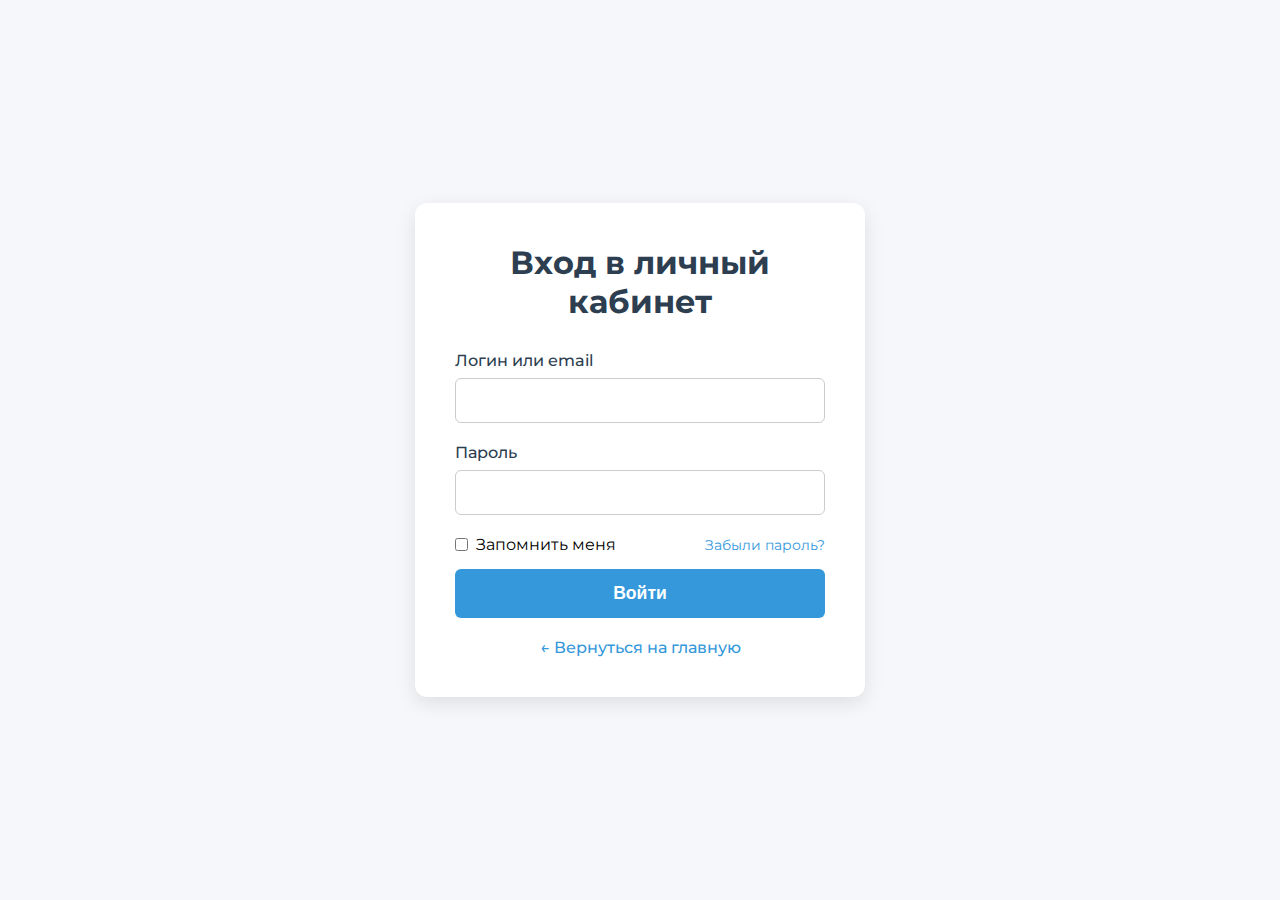
<file: login.html>
<!DOCTYPE html>
<html lang="ru">
<head>
  <meta charset="UTF-8" />
  <meta name="viewport" content="width=device-width, initial-scale=1.0" />
  <title>Вход — ЛанчиБыстро</title>
  <link rel="preconnect" href="https://fonts.googleapis.com" />
  <link rel="preconnect" href="https://fonts.gstatic.com" crossorigin />
  <link
    href="https://fonts.googleapis.com/css2?family=Montserrat:wght@400;500;600;700&display=swap"
    rel="stylesheet"
  />
  <style>
    * {
      box-sizing: border-box;
      margin: 0;
      padding: 0;
    }

    body {
      font-family: 'Montserrat', sans-serif;
      background-color: #f5f7fa;
      display: flex;
      justify-content: center;
      align-items: center;
      min-height: 100vh;
      padding: 20px;
    }

    .login-container {
      background: white;
      padding: 40px;
      border-radius: 12px;
      box-shadow: 0 6px 20px rgba(0, 0, 0, 0.1);
      width: 100%;
      max-width: 450px;
      text-align: center;
    }

    .login-container h1 {
      color: #2c3e50;
      margin-bottom: 30px;
      font-size: 2rem;
    }

    .form-group {
      margin-bottom: 20px;
      text-align: left;
    }

    .form-group label {
      display: block;
      margin-bottom: 8px;
      font-weight: 500;
      color: #2c3e50;
    }

    .form-group input {
      width: 100%;
      padding: 12px;
      font-size: 1rem;
      border: 1px solid #ccc;
      border-radius: 6px;
      font-family: 'Montserrat', sans-serif;
    }

    .checkbox-group {
      display: flex;
      justify-content: space-between;
      align-items: center;
      margin: 15px 0;
    }

    .checkbox-group label {
      margin: 0;
      font-weight: normal;
      display: flex;
      gap: 8px;
    }

    .checkbox-group a {
      color: #3498db;
      text-decoration: none;
      font-size: 0.9rem;
    }

    .checkbox-group a:hover {
      text-decoration: underline;
    }

    button {
      background-color: #3498db;
      color: white;
      border: none;
      padding: 14px;
      font-size: 1.1rem;
      font-weight: 600;
      border-radius: 6px;
      cursor: pointer;
      width: 100%;
      transition: background-color 0.3s;
    }

    button:hover {
      background-color: #2980b9;
    }

    .back-link {
      display: inline-block;
      margin-top: 20px;
      color: #3498db;
      text-decoration: none;
      font-weight: 500;
    }

    .back-link:hover {
      text-decoration: underline;
    }
  </style>
</head>
<body>
  <div class="login-container">
    <h1>Вход в личный кабинет</h1>
    <form method="POST" action="https://httpbin.org/post">
      <div class="form-group">
        <label for="login">Логин или email</label>
        <input type="text" id="login" name="login" required />
      </div>
      <div class="form-group">
        <label for="password">Пароль</label>
        <input type="password" id="password" name="password" required />
      </div>

      <div class="checkbox-group">
        <label>
          <input type="checkbox" name="remember" />
          Запомнить меня
        </label>
        <a href="#" aria-label="Забыли пароль?">Забыли пароль?</a>
      </div>

      <button type="submit">Войти</button>
    </form>
    <a href="index.html" class="back-link">← Вернуться на главную</a>
  </div>
</body>
</html>
</file>
